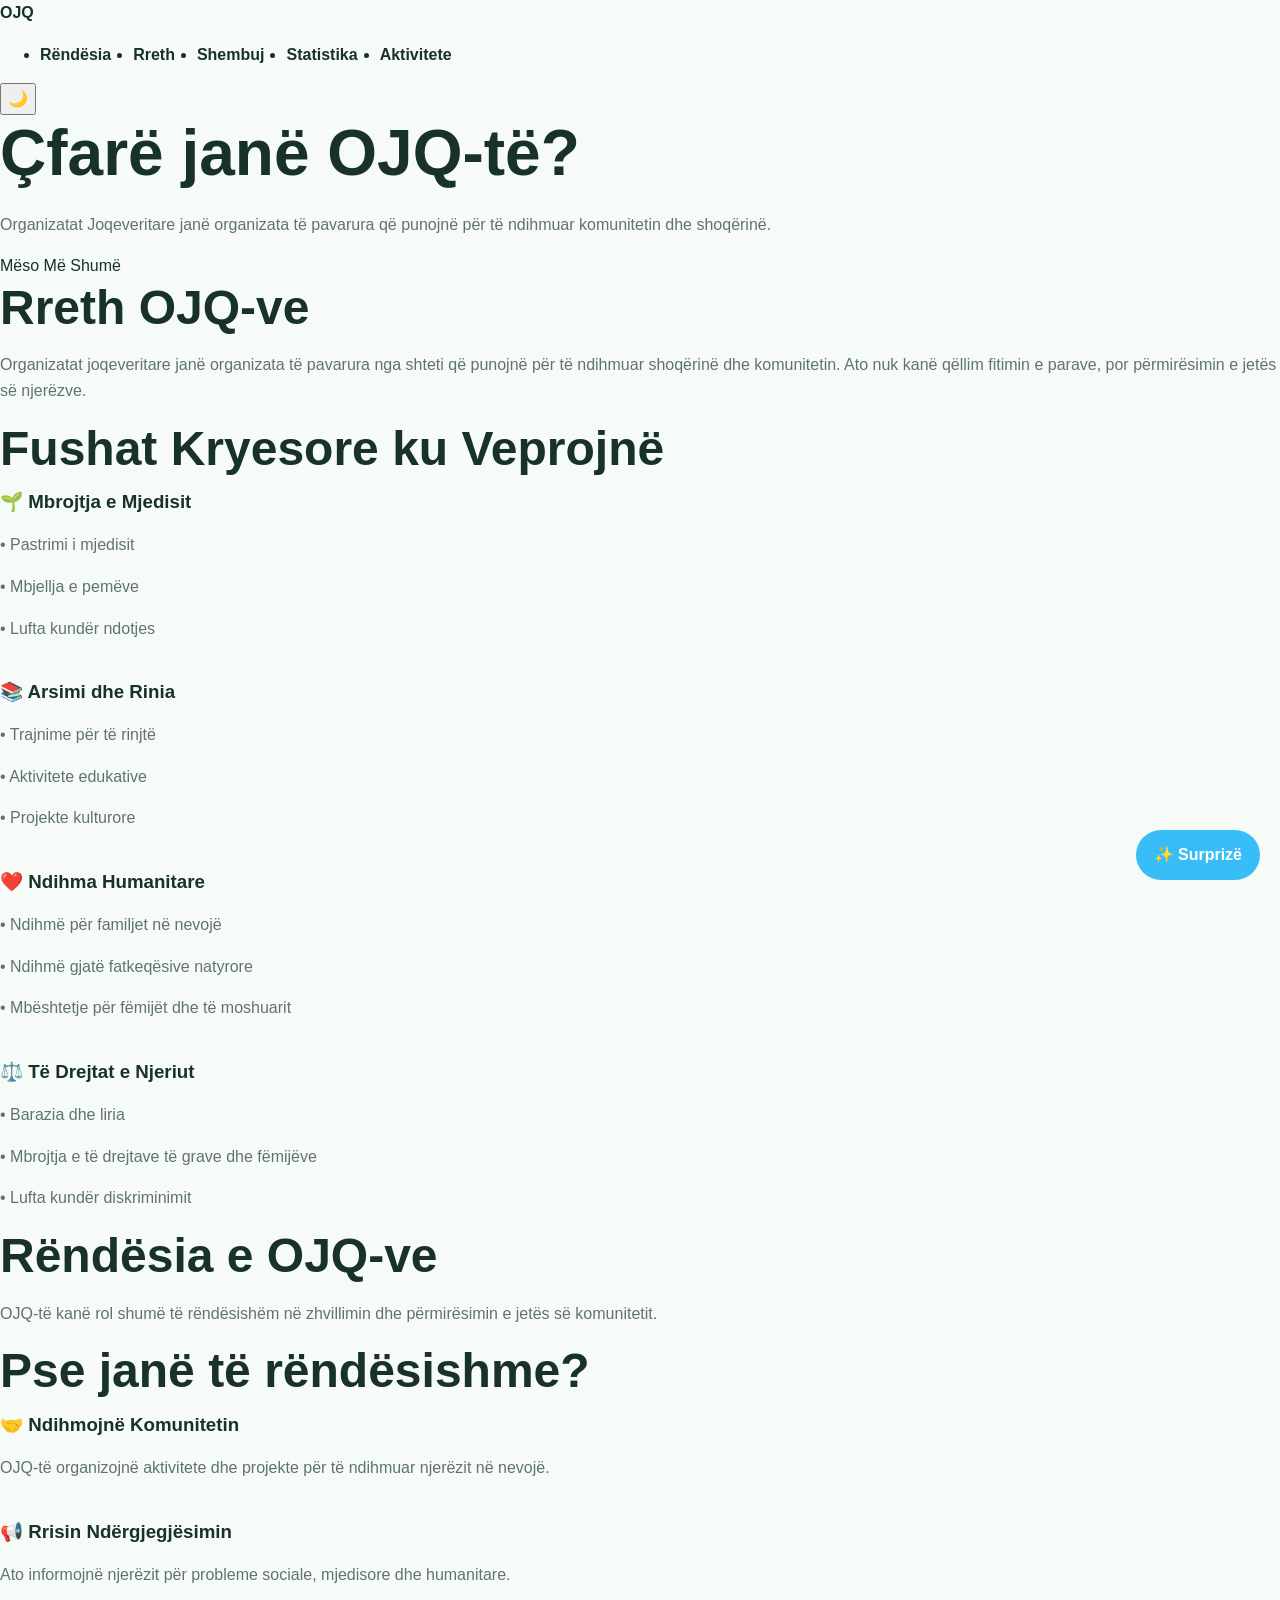
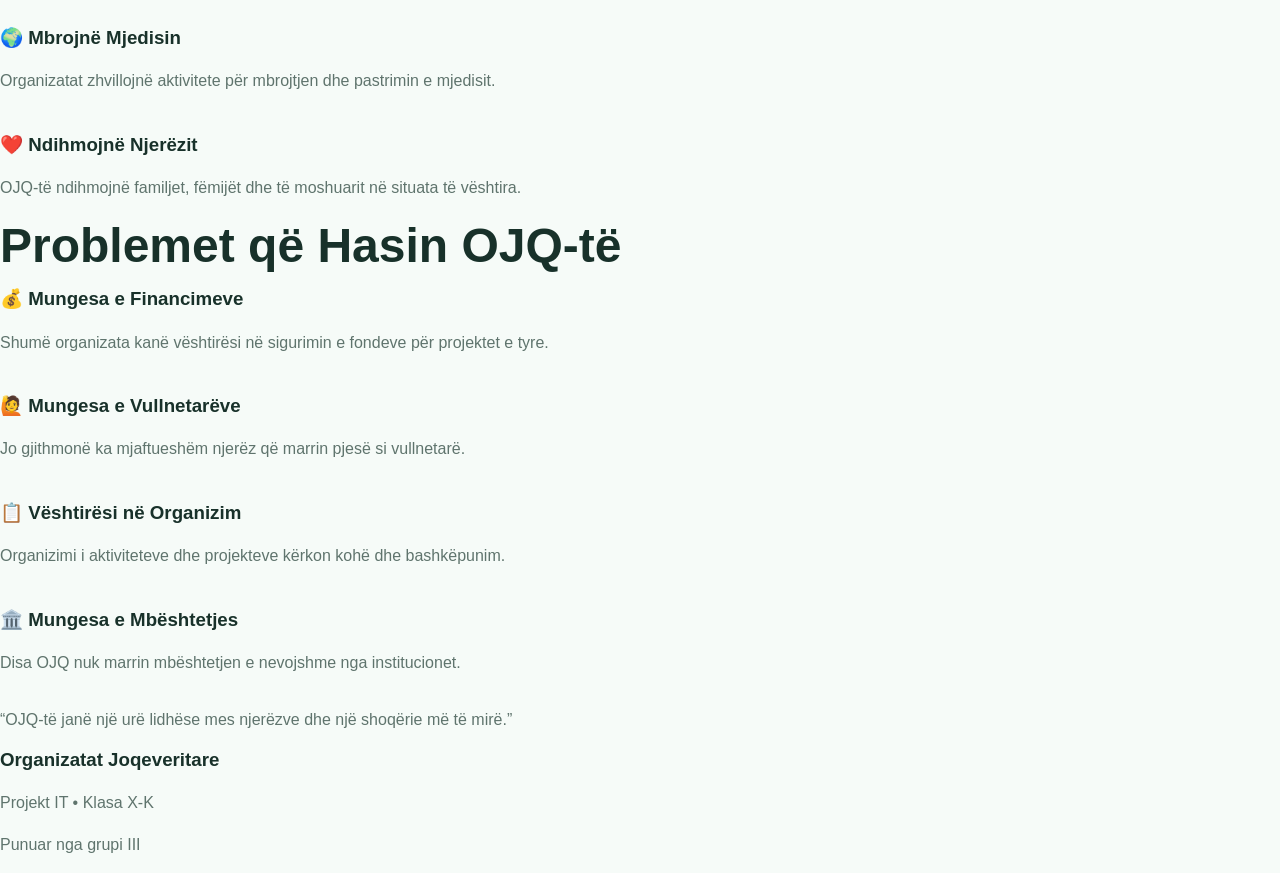
<file: rreth.html>
<!DOCTYPE html>
<html lang="sq">
<head>

  <meta charset="UTF-8">
  <meta name="viewport" content="width=device-width, initial-scale=1.0">

  <title>Rreth OJQ-ve</title>

  <link rel="stylesheet" href="style.css">

  <link rel="preconnect" href="https://fonts.googleapis.com">
  <link rel="preconnect" href="https://fonts.gstatic.com" crossorigin>

  <link href="https://fonts.googleapis.com/css2?family=Poppins:wght@300;400;500;700;800&display=swap" rel="stylesheet">

</head>

<body>

  <nav class="navbar">

    <div class="logo">OJQ</div>

    <ul class="nav-links">
      <li><a href="rendesia.html">Rëndësia</a></li>
      <li><a href="rreth.html">Rreth</a></li>
      <li><a href="shembuj.html">Shembuj</a></li>
      <li><a href="statistika.html">Statistika</a></li>
      <li><a href="aktivitete.html">Aktivitete</a></li>
    </ul>

    <button id="darkModeBtn">🌙</button>

  </nav>

  <header class="hero hero-rreth">

    <div class="overlay"></div>

    <div class="hero-content">

      <h1>Çfarë janë OJQ-të?</h1>

      <p>
        Organizatat Joqeveritare janë organizata të pavarura
        që punojnë për të ndihmuar komunitetin dhe shoqërinë.
      </p>

      <a href="#info" class="main-btn">
        Mëso Më Shumë
      </a>

    </div>

  </header>

  <section id="info">

    <div class="section-title">
      <h2>Rreth OJQ-ve</h2>
      <div class="line"></div>
    </div>

    <div class="info-box">

      <p>
        Organizatat joqeveritare janë organizata të pavarura nga shteti
        që punojnë për të ndihmuar shoqërinë dhe komunitetin.
        Ato nuk kanë qëllim fitimin e parave, por përmirësimin
        e jetës së njerëzve.
      </p>

    </div>

  </section>

  <section>

    <div class="section-title">
      <h2>Fushat Kryesore ku Veprojnë</h2>
      <div class="line"></div>
    </div>

    <div class="cards-grid">

      <div class="card">

        <h3>🌱 Mbrojtja e Mjedisit</h3>

        <p>• Pastrimi i mjedisit</p>
        <p>• Mbjellja e pemëve</p>
        <p>• Lufta kundër ndotjes</p>

      </div>

      <div class="card">

        <h3>📚 Arsimi dhe Rinia</h3>

        <p>• Trajnime për të rinjtë</p>
        <p>• Aktivitete edukative</p>
        <p>• Projekte kulturore</p>

      </div>

      <div class="card">

        <h3>❤️ Ndihma Humanitare</h3>

        <p>• Ndihmë për familjet në nevojë</p>
        <p>• Ndihmë gjatë fatkeqësive natyrore</p>
        <p>• Mbështetje për fëmijët dhe të moshuarit</p>

      </div>

      <div class="card">

        <h3>⚖️ Të Drejtat e Njeriut</h3>

        <p>• Barazia dhe liria</p>
        <p>• Mbrojtja e të drejtave të grave dhe fëmijëve</p>
        <p>• Lufta kundër diskriminimit</p>

      </div>

    </div>

  </section>

  <section class="importance-banner">

    <div class="banner-content">

      <h2>Rëndësia e OJQ-ve</h2>

      <p>
        OJQ-të kanë rol shumë të rëndësishëm në zhvillimin
        dhe përmirësimin e jetës së komunitetit.
      </p>

    </div>

  </section>

  <section>

    <div class="section-title">
      <h2>Pse janë të rëndësishme?</h2>
      <div class="line"></div>
    </div>

    <div class="cards-grid">

      <div class="info-box">

        <h3>🤝 Ndihmojnë Komunitetin</h3>

        <p>
          OJQ-të organizojnë aktivitete dhe projekte
          për të ndihmuar njerëzit në nevojë.
        </p>

      </div>

      <div class="info-box">

        <h3>📢 Rrisin Ndërgjegjësimin</h3>

        <p>
          Ato informojnë njerëzit për probleme sociale,
          mjedisore dhe humanitare.
        </p>

      </div>

      <div class="info-box">

        <h3>🌍 Mbrojnë Mjedisin</h3>

        <p>
          Organizatat zhvillojnë aktivitete për mbrojtjen
          dhe pastrimin e mjedisit.
        </p>

      </div>

      <div class="info-box">

        <h3>❤️ Ndihmojnë Njerëzit</h3>

        <p>
          OJQ-të ndihmojnë familjet, fëmijët dhe të moshuarit
          në situata të vështira.
        </p>

      </div>

    </div>

  </section>

  <section>

    <div class="section-title">
      <h2>Problemet që Hasin OJQ-të</h2>
      <div class="line"></div>
    </div>

    <div class="cards-grid">

      <div class="card">

        <h3>💰 Mungesa e Financimeve</h3>

        <p>
          Shumë organizata kanë vështirësi në sigurimin
          e fondeve për projektet e tyre.
        </p>

      </div>

      <div class="card">

        <h3>🙋 Mungesa e Vullnetarëve</h3>

        <p>
          Jo gjithmonë ka mjaftueshëm njerëz që marrin
          pjesë si vullnetarë.
        </p>

      </div>

      <div class="card">

        <h3>📋 Vështirësi në Organizim</h3>

        <p>
          Organizimi i aktiviteteve dhe projekteve
          kërkon kohë dhe bashkëpunim.
        </p>

      </div>

      <div class="card">

        <h3>🏛️ Mungesa e Mbështetjes</h3>

        <p>
          Disa OJQ nuk marrin mbështetjen e nevojshme
          nga institucionet.
        </p>

      </div>

    </div>

  </section>

  <section class="quote-section">

    <div class="quote-box">

      <p>
        “OJQ-të janë një urë lidhëse mes njerëzve
        dhe një shoqërie më të mirë.”
      </p>

    </div>

  </section>

  <footer>

    <div class="footer-content">

      <h3>Organizatat Joqeveritare</h3>

      <p>Projekt IT • Klasa X-K</p>

      <p>Punuar nga grupi III</p>

    </div>

  </footer>

  <script src="dark.js"></script>
  <script src="random.js"></script>

</body>
</html>
</file>
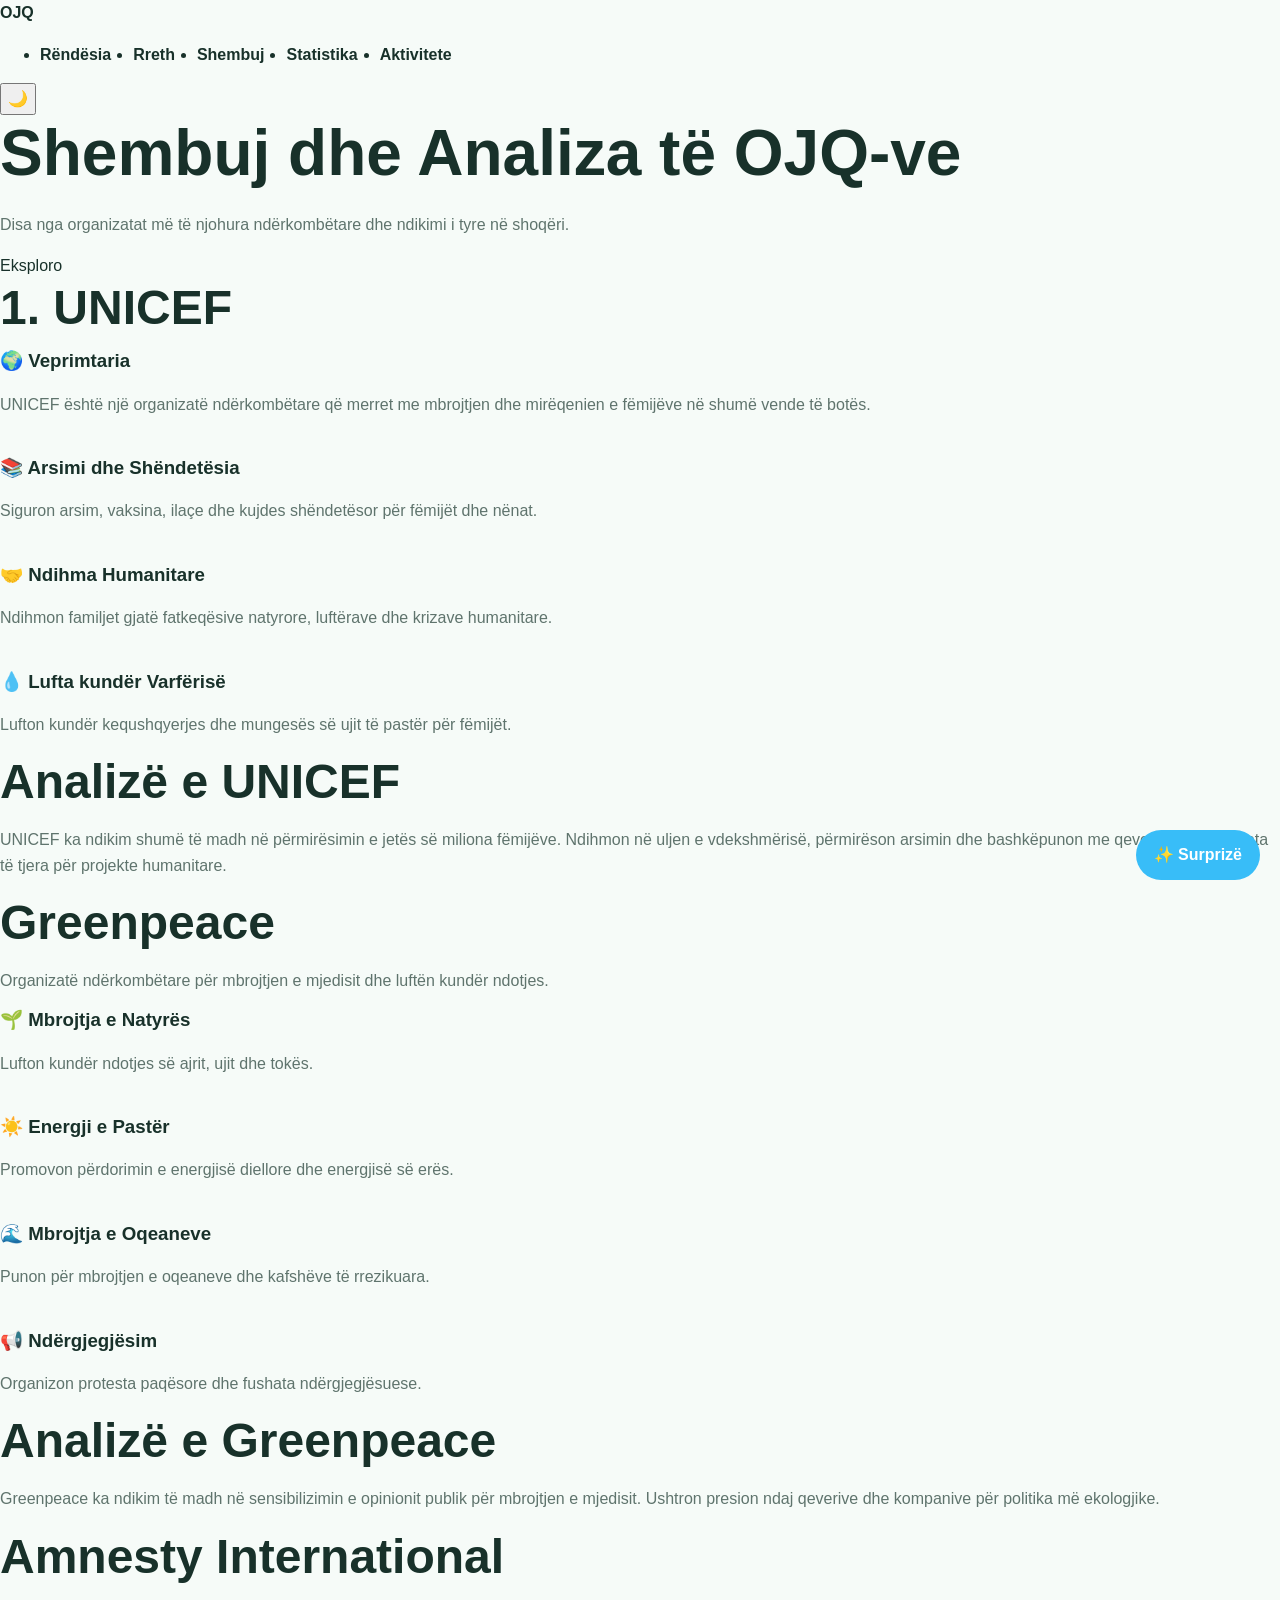
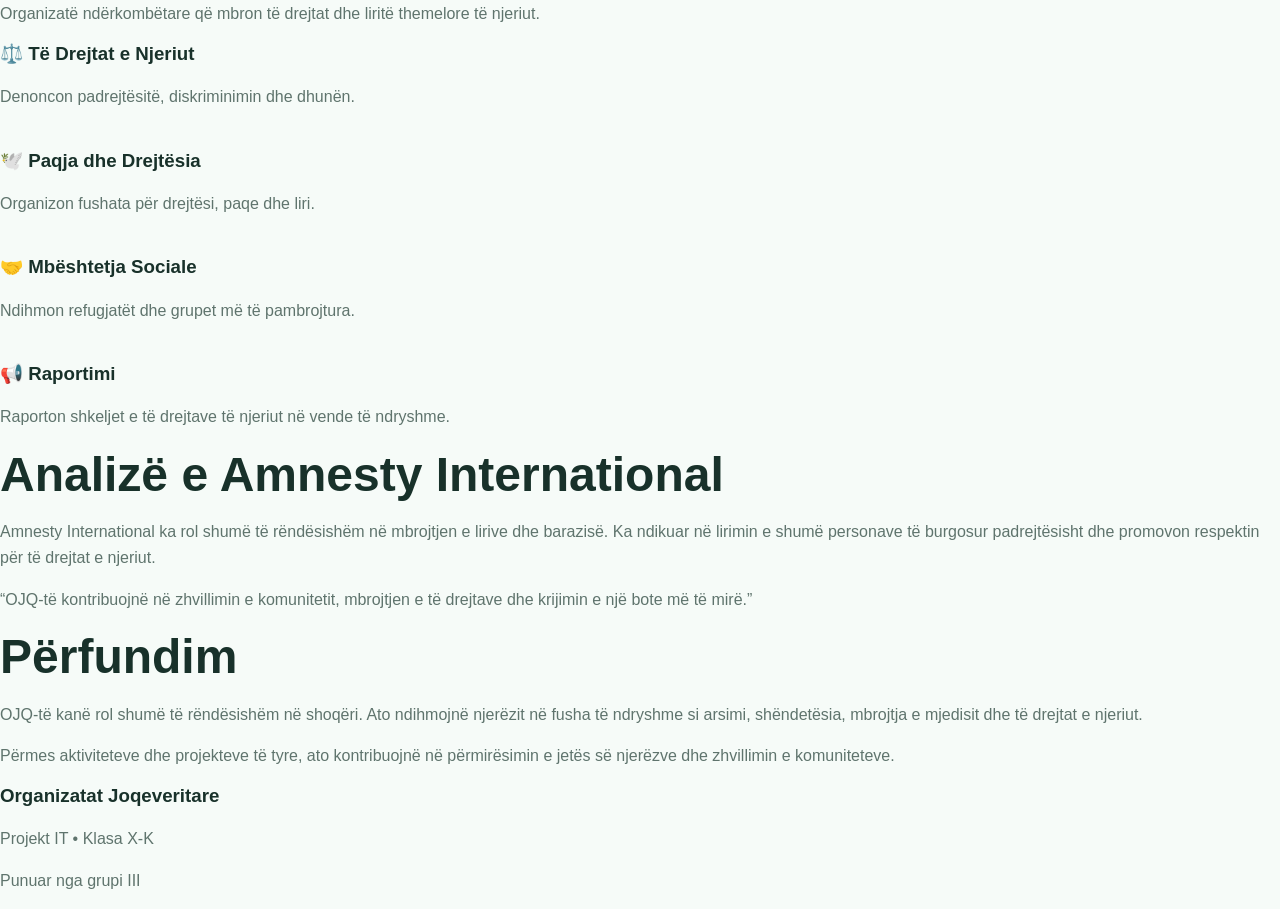
<file: shembuj.html>
<!DOCTYPE html>
<html lang="sq">
<head>

  <meta charset="UTF-8">
  <meta name="viewport" content="width=device-width, initial-scale=1.0">

  <title>Shembuj të OJQ-ve</title>

  <link rel="stylesheet" href="style.css">

  <link rel="preconnect" href="https://fonts.googleapis.com">
  <link rel="preconnect" href="https://fonts.gstatic.com" crossorigin>

  <link href="https://fonts.googleapis.com/css2?family=Poppins:wght@300;400;500;700;800&display=swap" rel="stylesheet">

</head>

<body>

  <nav class="navbar">

    <div class="logo">OJQ</div>

    <ul class="nav-links">
      <li><a href="rendesia.html">Rëndësia</a></li>
      <li><a href="index.html">Rreth</a></li>
      <li><a href="shembuj.html">Shembuj</a></li>
      <li><a href="statistika.html">Statistika</a></li>
      <li><a href="aktivitete.html">Aktivitete</a></li>
    </ul>

    <button id="darkModeBtn">🌙</button>

  </nav>

  <header class="hero hero-shembuj">

    <div class="overlay"></div>

    <div class="hero-content">

      <h1>Shembuj dhe Analiza të OJQ-ve</h1>

      <p>
        Disa nga organizatat më të njohura ndërkombëtare
        dhe ndikimi i tyre në shoqëri.
      </p>

      <a href="#unicef" class="main-btn">
        Eksploro
      </a>

    </div>

  </header>

  <section id="unicef">

    <div class="section-title">
      <h2>1. UNICEF</h2>
      <div class="line"></div>
    </div>

    <div class="cards-grid">

      <div class="card">

        <h3>🌍 Veprimtaria</h3>

        <p>
          UNICEF është një organizatë ndërkombëtare që merret
          me mbrojtjen dhe mirëqenien e fëmijëve në shumë vende
          të botës.
        </p>

      </div>

      <div class="card">

        <h3>📚 Arsimi dhe Shëndetësia</h3>

        <p>
          Siguron arsim, vaksina, ilaçe dhe kujdes shëndetësor
          për fëmijët dhe nënat.
        </p>

      </div>

      <div class="card">

        <h3>🤝 Ndihma Humanitare</h3>

        <p>
          Ndihmon familjet gjatë fatkeqësive natyrore,
          luftërave dhe krizave humanitare.
        </p>

      </div>

      <div class="card">

        <h3>💧 Lufta kundër Varfërisë</h3>

        <p>
          Lufton kundër kequshqyerjes dhe mungesës së
          ujit të pastër për fëmijët.
        </p>

      </div>

    </div>

  </section>

  <section>

    <div class="section-title">
      <h2>Analizë e UNICEF</h2>
      <div class="line"></div>
    </div>

    <div class="info-box">

      <p>
        UNICEF ka ndikim shumë të madh në përmirësimin e jetës
        së miliona fëmijëve. Ndihmon në uljen e vdekshmërisë,
        përmirëson arsimin dhe bashkëpunon me qeveri dhe
        organizata të tjera për projekte humanitare.
      </p>

    </div>

  </section>

  <section class="importance-banner">

    <div class="banner-content">

      <h2>Greenpeace</h2>

      <p>
        Organizatë ndërkombëtare për mbrojtjen e mjedisit
        dhe luftën kundër ndotjes.
      </p>

    </div>

  </section>

  <section>

    <div class="cards-grid">

      <div class="card">

        <h3>🌱 Mbrojtja e Natyrës</h3>

        <p>
          Lufton kundër ndotjes së ajrit, ujit dhe tokës.
        </p>

      </div>

      <div class="card">

        <h3>☀️ Energji e Pastër</h3>

        <p>
          Promovon përdorimin e energjisë diellore dhe
          energjisë së erës.
        </p>

      </div>

      <div class="card">

        <h3>🌊 Mbrojtja e Oqeaneve</h3>

        <p>
          Punon për mbrojtjen e oqeaneve dhe kafshëve
          të rrezikuara.
        </p>

      </div>

      <div class="card">

        <h3>📢 Ndërgjegjësim</h3>

        <p>
          Organizon protesta paqësore dhe fushata
          ndërgjegjësuese.
        </p>

      </div>

    </div>

  </section>

  <section>

    <div class="section-title">
      <h2>Analizë e Greenpeace</h2>
      <div class="line"></div>
    </div>

    <div class="info-box">

      <p>
        Greenpeace ka ndikim të madh në sensibilizimin
        e opinionit publik për mbrojtjen e mjedisit.
        Ushtron presion ndaj qeverive dhe kompanive
        për politika më ekologjike.
      </p>

    </div>

  </section>

  <section class="importance-banner">

    <div class="banner-content">

      <h2>Amnesty International</h2>

      <p>
        Organizatë ndërkombëtare që mbron të drejtat
        dhe liritë themelore të njeriut.
      </p>

    </div>

  </section>

  <section>

    <div class="cards-grid">

      <div class="card">

        <h3>⚖️ Të Drejtat e Njeriut</h3>

        <p>
          Denoncon padrejtësitë, diskriminimin dhe dhunën.
        </p>

      </div>

      <div class="card">

        <h3>🕊️ Paqja dhe Drejtësia</h3>

        <p>
          Organizon fushata për drejtësi, paqe dhe liri.
        </p>

      </div>

      <div class="card">

        <h3>🤝 Mbështetja Sociale</h3>

        <p>
          Ndihmon refugjatët dhe grupet më të pambrojtura.
        </p>

      </div>

      <div class="card">

        <h3>📢 Raportimi</h3>

        <p>
          Raporton shkeljet e të drejtave të njeriut
          në vende të ndryshme.
        </p>

      </div>

    </div>

  </section>

  <section>

    <div class="section-title">
      <h2>Analizë e Amnesty International</h2>
      <div class="line"></div>
    </div>

    <div class="info-box">

      <p>
        Amnesty International ka rol shumë të rëndësishëm
        në mbrojtjen e lirive dhe barazisë. Ka ndikuar
        në lirimin e shumë personave të burgosur padrejtësisht
        dhe promovon respektin për të drejtat e njeriut.
      </p>

    </div>

  </section>

  <section class="quote-section">

    <div class="quote-box">

      <p>
        “OJQ-të kontribuojnë në zhvillimin e komunitetit,
        mbrojtjen e të drejtave dhe krijimin e një bote më të mirë.”
      </p>

    </div>

  </section>

  <section>

    <div class="section-title">
      <h2>Përfundim</h2>
      <div class="line"></div>
    </div>

    <div class="info-box">

      <p>
        OJQ-të kanë rol shumë të rëndësishëm në shoqëri.
        Ato ndihmojnë njerëzit në fusha të ndryshme si
        arsimi, shëndetësia, mbrojtja e mjedisit dhe
        të drejtat e njeriut.
      </p>

      <p>
        Përmes aktiviteteve dhe projekteve të tyre,
        ato kontribuojnë në përmirësimin e jetës së njerëzve
        dhe zhvillimin e komuniteteve.
      </p>

    </div>

  </section>

  <footer>

    <div class="footer-content">

      <h3>Organizatat Joqeveritare</h3>

      <p>Projekt IT • Klasa X-K</p>

      <p>Punuar nga grupi III</p>

    </div>

  </footer>

  <script src="dark.js"></script>
  <script src="random.js"></script>

</body>
</html>
</file>
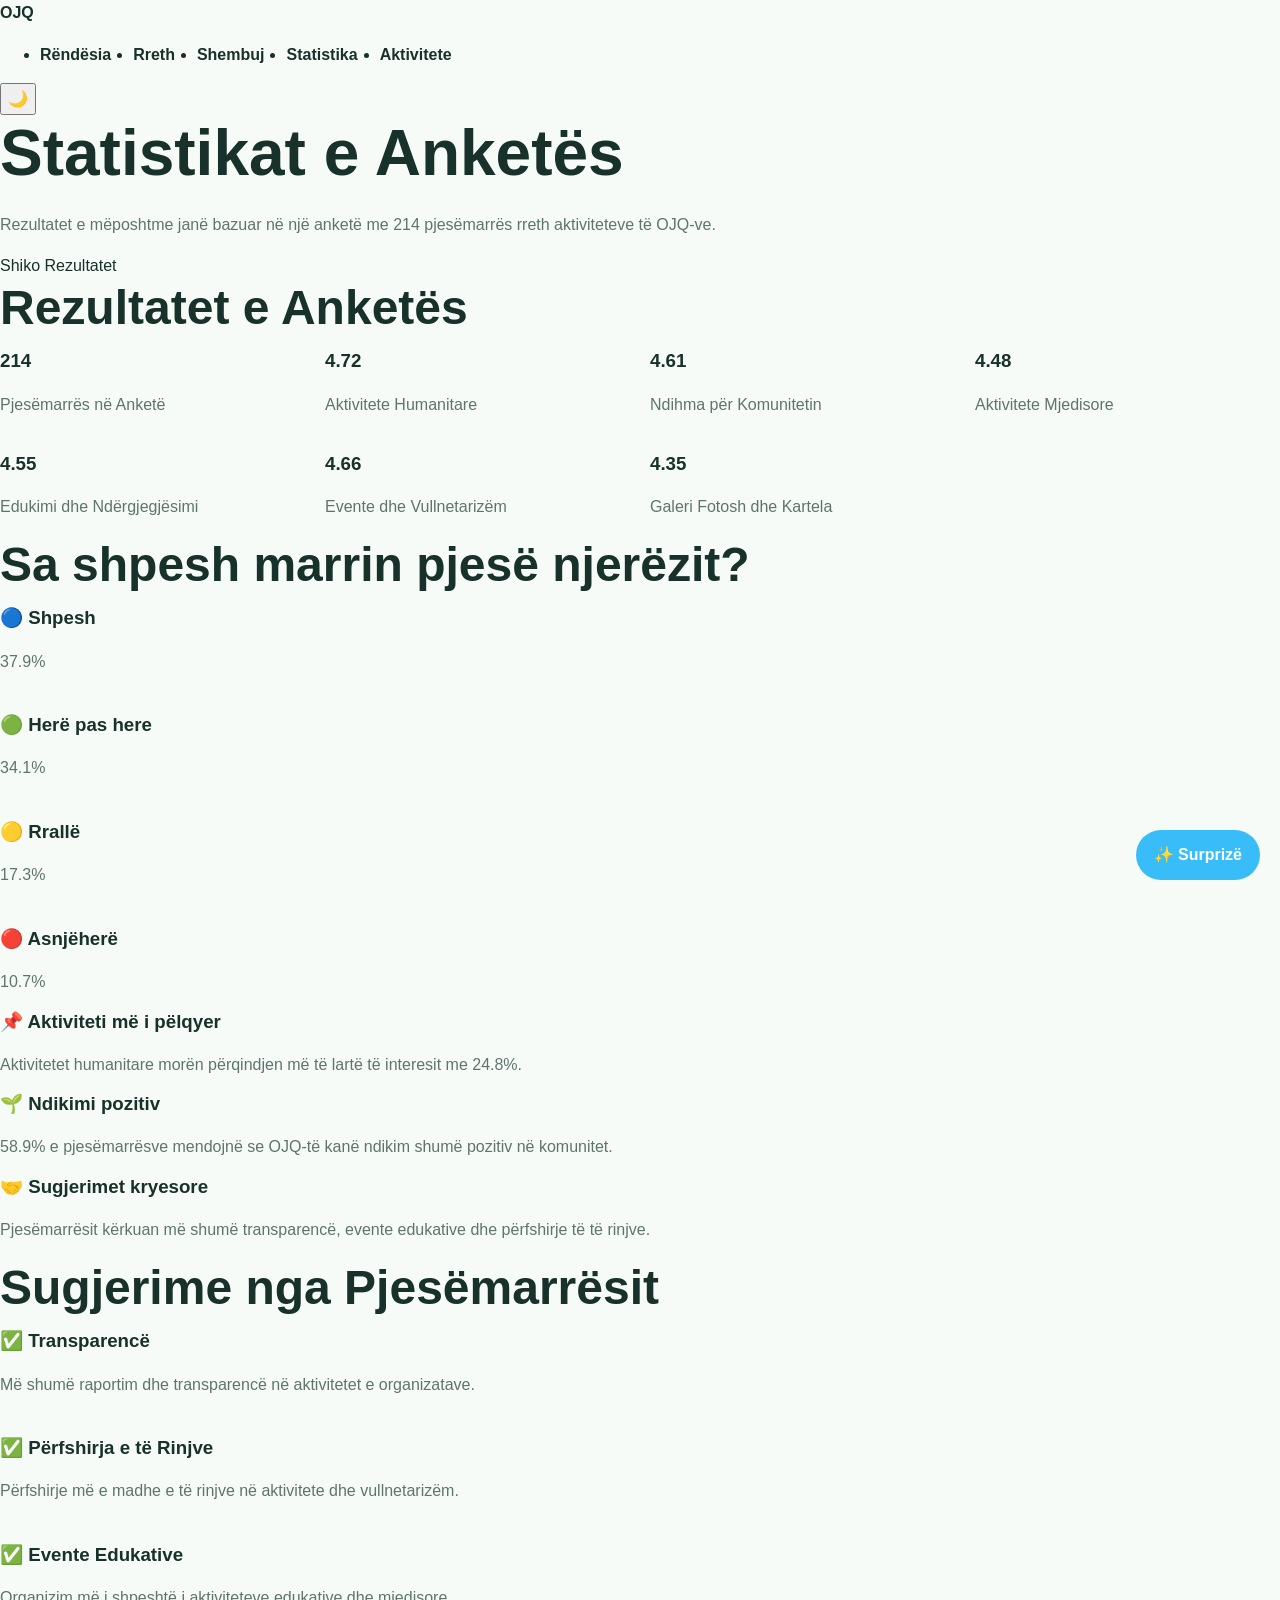
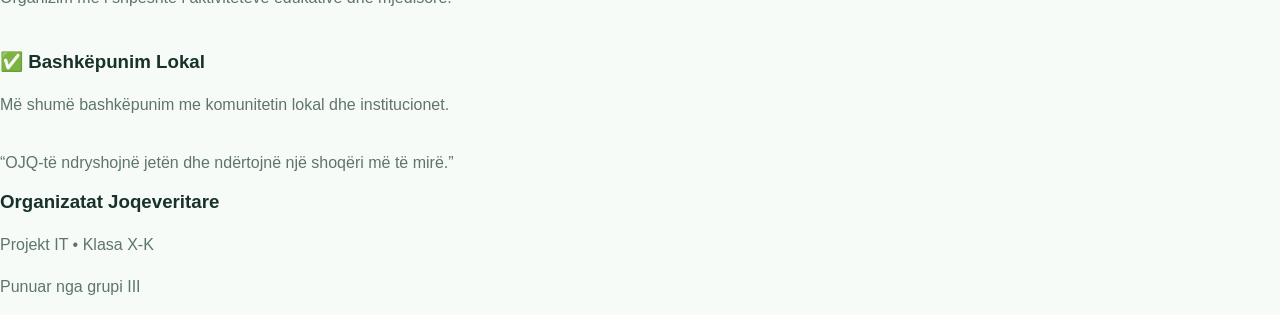
<file: statistika.html>
<!DOCTYPE html>
<html lang="sq">
<head>

  <meta charset="UTF-8">
  <meta name="viewport" content="width=device-width, initial-scale=1.0">

  <title>Statistika OJQ</title>

  <link rel="stylesheet" href="style.css">

  <link rel="preconnect" href="https://fonts.googleapis.com">
  <link rel="preconnect" href="https://fonts.gstatic.com" crossorigin>

  <link href="https://fonts.googleapis.com/css2?family=Poppins:wght@300;400;500;700;800&display=swap" rel="stylesheet">

</head>

<body>

  <nav class="navbar">

    <div class="logo">OJQ</div>

    <ul class="nav-links">
      <li><a href="rendesia.html">Rëndësia</a></li>
      <li><a href="index.html">Rreth</a></li>
      <li><a href="shembuj.html">Shembuj</a></li>
      <li><a href="statistika.html">Statistika</a></li>
      <li><a href="aktivitete.html">Aktivitete</a></li>
    </ul>

    <button id="darkModeBtn">🌙</button>

  </nav>

  <header class="hero hero-statistika">

    <div class="overlay"></div>

    <div class="hero-content">

      <h1>Statistikat e Anketës</h1>

      <p>
        Rezultatet e mëposhtme janë bazuar në një anketë
        me 214 pjesëmarrës rreth aktiviteteve të OJQ-ve.
      </p>

      <a href="#anketa" class="main-btn">
        Shiko Rezultatet
      </a>

    </div>

  </header>

  <section id="anketa">

    <div class="section-title">
      <h2>Rezultatet e Anketës</h2>
      <div class="line"></div>
    </div>

    <div class="stats-grid">

      <div class="stat-card">
        <h3>214</h3>
        <p>Pjesëmarrës në Anketë</p>
      </div>

      <div class="stat-card">
        <h3>4.72</h3>
        <p>Aktivitete Humanitare</p>
      </div>

      <div class="stat-card">
        <h3>4.61</h3>
        <p>Ndihma për Komunitetin</p>
      </div>

      <div class="stat-card">
        <h3>4.48</h3>
        <p>Aktivitete Mjedisore</p>
      </div>

      <div class="stat-card">
        <h3>4.55</h3>
        <p>Edukimi dhe Ndërgjegjësimi</p>
      </div>

      <div class="stat-card">
        <h3>4.66</h3>
        <p>Evente dhe Vullnetarizëm</p>
      </div>

      <div class="stat-card">
        <h3>4.35</h3>
        <p>Galeri Fotosh dhe Kartela</p>
      </div>

    </div>

  </section>

  <section class="chart-section">

    <div class="section-title">
      <h2>Sa shpesh marrin pjesë njerëzit?</h2>
      <div class="line"></div>
    </div>

    <div class="cards-grid">

      <div class="card">

        <h3>🔵 Shpesh</h3>

        <div class="bar">
          <div style="width:37.9%"></div>
        </div>

        <p>37.9%</p>

      </div>

      <div class="card">

        <h3>🟢 Herë pas here</h3>

        <div class="bar">
          <div style="width:34.1%"></div>
        </div>

        <p>34.1%</p>

      </div>

      <div class="card">

        <h3>🟡 Rrallë</h3>

        <div class="bar">
          <div style="width:17.3%"></div>
        </div>

        <p>17.3%</p>

      </div>

      <div class="card">

        <h3>🔴 Asnjëherë</h3>

        <div class="bar">
          <div style="width:10.7%"></div>
        </div>

        <p>10.7%</p>

      </div>

    </div>

  </section>

  <section class="info-section">

    <div class="info-box">

      <h3>📌 Aktiviteti më i pëlqyer</h3>

      <p>
        Aktivitetet humanitare morën përqindjen më të lartë
        të interesit me 24.8%.
      </p>

    </div>

    <div class="info-box">

      <h3>🌱 Ndikimi pozitiv</h3>

      <p>
        58.9% e pjesëmarrësve mendojnë se OJQ-të kanë
        ndikim shumë pozitiv në komunitet.
      </p>

    </div>

    <div class="info-box">

      <h3>🤝 Sugjerimet kryesore</h3>

      <p>
        Pjesëmarrësit kërkuan më shumë transparencë,
        evente edukative dhe përfshirje të të rinjve.
      </p>

    </div>

  </section>

  <section class="gallery-section">

    <div class="section-title">
      <h2>Sugjerime nga Pjesëmarrësit</h2>
      <div class="line"></div>
    </div>

    <div class="cards-grid">

      <div class="card">
        <h3>✅ Transparencë</h3>

        <p>
          Më shumë raportim dhe transparencë në
          aktivitetet e organizatave.
        </p>
      </div>

      <div class="card">
        <h3>✅ Përfshirja e të Rinjve</h3>

        <p>
          Përfshirje më e madhe e të rinjve në
          aktivitete dhe vullnetarizëm.
        </p>
      </div>

      <div class="card">
        <h3>✅ Evente Edukative</h3>

        <p>
          Organizim më i shpeshtë i aktiviteteve
          edukative dhe mjedisore.
        </p>
      </div>

      <div class="card">
        <h3>✅ Bashkëpunim Lokal</h3>

        <p>
          Më shumë bashkëpunim me komunitetin lokal
          dhe institucionet.
        </p>
      </div>

    </div>

  </section>

  <section class="quote-section">

    <div class="quote-box">

      <p>
        “OJQ-të ndryshojnë jetën dhe ndërtojnë një
        shoqëri më të mirë.”
      </p>

    </div>

  </section>

  <footer>

    <div class="footer-content">

      <h3>Organizatat Joqeveritare</h3>

      <p>Projekt IT • Klasa X-K</p>

      <p>Punuar nga grupi III</p>

    </div>

  </footer>

  <script src="dark.js"></script>
  <script src="random.js"></script>

</body>
</html>
</file>
<file: style.css>
:root {
  --bg: #f6fbf8;
  --bg-soft: #eef7f2;
  --card: #ffffff;
  --text: #18312a;
  --muted: #5f746d;
  --primary: #1fb980;
  --primary-dark: #159565;
  --secondary: #2f80ed;
  --border: rgba(24, 49, 42, 0.10);
  --shadow: 0 15px 40px rgba(16, 53, 41, 0.08);
  --radius: 22px;
}

[data-theme="dark"] {
  --bg: #0e1714;
  --bg-soft: #13211d;
  --card: #172520;
  --text: #edf8f3;
  --muted: #a9beb6;
  --primary: #29d99a;
  --primary-dark: #17b57d;
  --secondary: #61a9ff;
  --border: rgba(255, 255, 255, 0.08);
  --shadow: 0 18px 45px rgba(0, 0, 0, 0.25);
}

* {
  box-sizing: border-box;
}

html {
  scroll-behavior: smooth;
}

body {
  margin: 0;
  font-family: Inter, Arial, Helvetica, sans-serif;
  background: var(--bg);
  color: var(--text);
  line-height: 1.6;
}

img {
  width: 100%;
  display: block;
  border-radius: 18px;
}

a {
  text-decoration: none;
  color: inherit;
}

button,
input,
textarea,
select {
  font: inherit;
}

.container {
  width: min(1200px, calc(100% - 32px));
  margin: 0 auto;
}

.section {
  padding: 90px 0;
}

.light-section {
  background: linear-gradient(180deg, var(--bg-soft), transparent);
}

.section-heading {
  max-width: 760px;
  margin: 0 auto 42px;
  text-align: center;
}

.section-heading.left {
  margin-left: 0;
  text-align: left;
}

.eyebrow {
  display: inline-block;
  margin-bottom: 12px;
  color: var(--primary-dark);
  font-weight: 700;
  letter-spacing: 0.08em;
  text-transform: uppercase;
  font-size: 0.82rem;
}

h1, h2, h3, h4 {
  line-height: 1.2;
  margin-top: 0;
}

h1 {
  font-size: clamp(2.3rem, 5vw, 4.2rem);
  margin-bottom: 20px;
}

h2 {
  font-size: clamp(1.9rem, 4vw, 3rem);
  margin-bottom: 14px;
}

p {
  color: var(--muted);
}

.lead {
  font-size: 1.08rem;
  max-width: 620px;
}

.header {
  position: sticky;
  top: 0;
  z-index: 999;
  backdrop-filter: blur(14px);
  background: rgba(246, 251, 248, 0.78);
  border-bottom: 1px solid var(--border);
}

[data-theme="dark"] .header {
  background: rgba(14, 23, 20, 0.82);
}

.nav {
  min-height: 78px;
  display: flex;
  align-items: center;
  justify-content: space-between;
  gap: 20px;
}

.logo {
  display: flex;
  align-items: center;
  gap: 10px;
  font-weight: 700;
}

.logo-icon {
  font-size: 1.4rem;
}

.nav-links {
  display: flex;
  align-items: center;
  gap: 22px;
}

.nav-links a {
  position: relative;
  color: var(--text);
  font-weight: 600;
}

.nav-links a::after {
  content: "";
  position: absolute;
  left: 0;
  bottom: -6px;
  width: 0;
  height: 2px;
  background: var(--primary);
  transition: 0.25s ease;
}

.nav-links a:hover::after {
  width: 100%;
}

.nav-actions {
  display: flex;
  align-items: center;
  gap: 10px;
}

.icon-btn {
  width: 44px;
  height: 44px;
  border: 1px solid var(--border);
  background: var(--card);
  border-radius: 14px;
  cursor: pointer;
  color: var(--text);
  box-shadow: var(--shadow);
}

.mobile-only {
  display: none;
}

.btn {
  border: 0;
  border-radius: 14px;
  padding: 14px 22px;
  font-weight: 700;
  cursor: pointer;
  transition: transform 0.25s ease, background 0.25s ease, opacity 0.25s ease;
}

.btn:hover {
  transform: translateY(-2px);
}

.btn-primary {
  background: linear-gradient(135deg, var(--primary), var(--primary-dark));
  color: white;
}

.btn-secondary {
  background: var(--card);
  color: var(--text);
  border: 1px solid var(--border);
}

.btn-outline {
  background: transparent;
  color: var(--primary-dark);
  border: 1.5px solid var(--primary);
}

.btn-small {
  padding: 10px 16px;
  font-size: 0.92rem;
}

.full {
  width: 100%;
}

.hero-grid {
  display: grid;
  grid-template-columns: 1.1fr 0.9fr;
  gap: 40px;
  align-items: center;
}

.hero-buttons {
  display: flex;
  flex-wrap: wrap;
  gap: 14px;
  margin: 28px 0 20px;
}

.hero-badges {
  display: flex;
  flex-wrap: wrap;
  gap: 12px;
}

.hero-badges span {
  background: var(--card);
  border: 1px solid var(--border);
  padding: 10px 14px;
  border-radius: 999px;
  box-shadow: var(--shadow);
  font-size: 0.95rem;
}

.hero-visual {
  position: relative;
  min-height: 520px;
}

.glass {
  background: rgba(255, 255, 255, 0.65);
  backdrop-filter: blur(12px);
  border: 1px solid rgba(255,255,255,0.45);
}

[data-theme="dark"] .glass {
  background: rgba(23, 37, 32, 0.72);
}

.hero-card {
  overflow: hidden;
  border-radius: 28px;
  box-shadow: var(--shadow);
}

.hero-card img {
  height: 410px;
  object-fit: cover;
  border-radius: 0;
}

.hero-card-content {
  padding: 20px;
}

.floating-stat {
  position: absolute;
  background: var(--card);
  border: 1px solid var(--border);
  padding: 14px 18px;
  border-radius: 18px;
  box-shadow: var(--shadow);
  display: flex;
  flex-direction: column;
  min-width: 130px;
}

.floating-stat strong {
  font-size: 1.8rem;
  color: var(--primary-dark);
}

.floating-stat-1 {
  top: 30px;
  right: -10px;
}

.floating-stat-2 {
  left: -10px;
  bottom: 70px;
}

.cards-grid {
  display: grid;
  gap: 24px;
}

.cards-grid.three {
  grid-template-columns: repeat(3, 1fr);
}

.cards-grid.four {
  grid-template-columns: repeat(4, 1fr);
}

.info-card,
.project-card,
.team-card,
.testimonial-card,
.contact-card,
.form-card,
.goal-card,
.chart-card,
.diagram-card,
.stat-box,
.gallery-item,
.newsletter-box {
  background: var(--card);
  border: 1px solid var(--border);
  box-shadow: var(--shadow);
  border-radius: var(--radius);
}

.info-card,
.testimonial-card,
.contact-card,
.goal-card,
.chart-card {
  padding: 24px;
}

.card-icon {
  width: 58px;
  height: 58px;
  border-radius: 16px;
  display: grid;
  place-items: center;
  background: linear-gradient(135deg, rgba(31,185,128,0.15), rgba(47,128,237,0.15));
  font-size: 1.6rem;
  margin-bottom: 16px;
}

.stats-grid {
  display: grid;
  grid-template-columns: repeat(4, 1fr);
  gap: 20px;
}

.stat-box {
  padding: 26px;
  text-align: center;
}

.stat-box h3 {
  font-size: 2.2rem;
  margin-bottom: 8px;
  color: var(--primary-dark);
}

.project-card {
  overflow: hidden;
}

.project-card img {
  height: 220px;
  object-fit: cover;
  border-bottom-left-radius: 0;
  border-bottom-right-radius: 0;
}

.project-content {
  padding: 20px;
}

.tag {
  display: inline-block;
  padding: 7px 12px;
  border-radius: 999px;
  background: rgba(31,185,128,0.14);
  color: var(--primary-dark);
  font-weight: 700;
  font-size: 0.82rem;
  margin-bottom: 12px;
}

.diagram-card {
  padding: 18px;
  overflow: auto;
}

.process-diagram {
  width: 100%;
  min-width: 980px;
  height: auto;
}

.impact-grid {
  display: grid;
  grid-template-columns: 1.2fr 0.8fr;
  gap: 24px;
  align-items: start;
}

.chart-card canvas {
  width: 100%;
  height: auto;
}

.progress-wrap {
  display: flex;
  align-items: center;
  gap: 12px;
}

.progress-track {
  flex: 1;
  height: 12px;
  background: rgba(47, 128, 237, 0.12);
  border-radius: 999px;
  overflow: hidden;
}

.progress-fill {
  height: 100%;
  background: linear-gradient(90deg, var(--primary), var(--secondary));
  border-radius: inherit;
}

#donationRange {
  width: 100%;
  margin: 12px 0;
}

.filter-buttons {
  display: flex;
  justify-content: center;
  flex-wrap: wrap;
  gap: 12px;
  margin-bottom: 24px;
}

.filter-btn {
  border: 1px solid var(--border);
  background: var(--card);
  color: var(--text);
  border-radius: 999px;
  padding: 12px 16px;
  font-weight: 700;
  cursor: pointer;
}

.filter-btn.active {
  background: linear-gradient(135deg, var(--primary), var(--primary-dark));
  color: white;
  border-color: transparent;
}

.gallery-grid {
  display: grid;
  grid-template-columns: repeat(3, 1fr);
  gap: 20px;
}

.gallery-item {
  overflow: hidden;
  transition: 0.25s ease;
}

.gallery-item img {
  height: 250px;
  object-fit: cover;
  border-bottom-left-radius: 0;
  border-bottom-right-radius: 0;
}

.gallery-item figcaption {
  padding: 16px;
  font-weight: 700;
}

.gallery-item.hide {
  display: none;
}

.timeline {
  position: relative;
  display: grid;
  gap: 20px;
}

.timeline::before {
  content: "";
  position: absolute;
  left: 90px;
  top: 10px;
  bottom: 10px;
  width: 4px;
  background: linear-gradient(var(--primary), var(--secondary));
  border-radius: 999px;
}

.timeline-item {
  display: grid;
  grid-template-columns: 110px 1fr;
  gap: 24px;
  align-items: start;
}

.timeline-year {
  position: relative;
  z-index: 2;
  background: var(--card);
  border: 2px solid var(--primary);
  color: var(--primary-dark);
  font-weight: 800;
  text-align: center;
  padding: 16px 10px;
  border-radius: 18px;
  box-shadow: var(--shadow);
}

.timeline-content {
  background: var(--card);
  border: 1px solid var(--border);
  border-radius: 22px;
  padding: 24px;
  box-shadow: var(--shadow);
}

.team-card {
  text-align: center;
  overflow: hidden;
  padding-bottom: 18px;
}

.team-card img {
  height: 270px;
  object-fit: cover;
  border-bottom-left-radius: 0;
  border-bottom-right-radius: 0;
  margin-bottom: 16px;
}

.testimonial-card {
  position: relative;
}

.testimonial-card::before {
  content: "“";
  position: absolute;
  top: 10px;
  right: 20px;
  font-size: 4rem;
  opacity: 0.1;
  font-weight: 900;
}

.faq-list {
  max-width: 900px;
  margin: 0 auto;
  display: grid;
  gap: 16px;
}

.faq-item {
  background: var(--card);
  border: 1px solid var(--border);
  border-radius: 20px;
  overflow: hidden;
  box-shadow: var(--shadow);
}

.faq-question {
  width: 100%;
  text-align: left;
  background: transparent;
  border: 0;
  color: var(--text);
  padding: 20px 22px;
  display: flex;
  justify-content: space-between;
  align-items: center;
  font-weight: 700;
  cursor: pointer;
}

.faq-answer {
  max-height: 0;
  overflow: hidden;
  transition: 0.25s ease;
  padding: 0 22px;
}

.faq-item.active .faq-answer {
  max-height: 200px;
  padding: 0 22px 20px;
}

.contact-grid {
  display: grid;
  grid-template-columns: 0.9fr 1.1fr;
  gap: 24px;
}

.contact-cards {
  display: grid;
  gap: 16px;
  margin-top: 24px;
}

.form-card {
  padding: 24px;
}

.form-row {
  display: grid;
  grid-template-columns: 1fr 1fr;
  gap: 16px;
}

.input-group {
  display: flex;
  flex-direction: column;
  margin-bottom: 16px;
}

.input-group label {
  margin-bottom: 8px;
  font-weight: 700;
}

.input-group input,
.input-group textarea,
.input-group select {
  padding: 14px 16px;
  border-radius: 14px;
  border: 1px solid var(--border);
  background: transparent;
  color: var(--text);
  outline: none;
}

.input-group input:focus,
.input-group textarea:focus,
.input-group select:focus {
  border-color: var(--secondary);
  box-shadow: 0 0 0 3px rgba(47,128,237,0.12);
}

.error-text {
  min-height: 18px;
  margin-top: 6px;
  color: #e84d4d;
  font-size: 0.84rem;
}

.form-actions {
  display: flex;
  gap: 12px;
  flex-wrap: wrap;
}

.newsletter-section {
  padding-top: 20px;
}

.newsletter-box {
  padding: 28px;
  display: grid;
  grid-template-columns: 1fr auto;
  gap: 18px;
  align-items: center;
}

.newsletter-form {
  display: flex;
  gap: 12px;
  flex-wrap: wrap;
}

.newsletter-form input {
  min-width: 280px;
  padding: 14px 16px;
  border-radius: 14px;
  border: 1px solid var(--border);
  background: transparent;
  color: var(--text);
}

.footer {
  padding-top: 40px;
  border-top: 1px solid var(--border);
}

.footer-grid {
  display: grid;
  grid-template-columns: 1.2fr 0.8fr 0.8fr;
  gap: 24px;
  padding-bottom: 26px;
}

.footer ul {
  list-style: none;
  margin: 0;
  padding: 0;
}

.footer li {
  margin-bottom: 10px;
}

.footer-bottom {
  padding: 18px 0 28px;
  border-top: 1px solid var(--border);
}

.back-to-top {
  position: fixed;
  right: 18px;
  bottom: 18px;
  width: 52px;
  height: 52px;
  border-radius: 16px;
  border: none;
  background: linear-gradient(135deg, var(--primary), var(--secondary));
  color: white;
  font-size: 1.2rem;
  cursor: pointer;
  box-shadow: var(--shadow);
  opacity: 0;
  pointer-events: none;
  transition: 0.25s ease;
  z-index: 1000;
}

.back-to-top.show {
  opacity: 1;
  pointer-events: auto;
}

.modal.hidden {
  display: none;
}

.modal {
  position: fixed;
  inset: 0;
  z-index: 1200;
}

.modal-overlay {
  position: absolute;
  inset: 0;
  background: rgba(0, 0, 0, 0.5);
}

.modal-content {
  position: relative;
  width: min(520px, calc(100% - 24px));
  margin: 8vh auto 0;
  background: var(--card);
  border: 1px solid var(--border);
  box-shadow: var(--shadow);
  border-radius: 24px;
  padding: 28px;
  z-index: 2;
}

.modal-close {
  position: absolute;
  top: 12px;
  right: 12px;
  width: 42px;
  height: 42px;
  border-radius: 12px;
  border: 1px solid var(--border);
  background: transparent;
  color: var(--text);
  cursor: pointer;
  font-size: 1.3rem;
}

.donation-options {
  display: grid;
  grid-template-columns: repeat(4, 1fr);
  gap: 12px;
  margin: 22px 0;
}

.donation-choice {
  border: 1px solid var(--border);
  background: var(--bg-soft);
  color: var(--text);
  padding: 14px;
  border-radius: 14px;
  cursor: pointer;
  font-weight: 800;
}

.donation-choice.active {
  background: linear-gradient(135deg, var(--primary), var(--secondary));
  color: white;
  border-color: transparent;
}

.toast {
  position: fixed;
  left: 50%;
  bottom: 28px;
  transform: translateX(-50%) translateY(20px);
  background: #163b2e;
  color: white;
  padding: 14px 18px;
  border-radius: 14px;
  opacity: 0;
  pointer-events: none;
  transition: 0.3s ease;
  z-index: 1400;
}

.toast.show {
  opacity: 1;
  transform: translateX(-50%) translateY(0);
}

#progress-bar {
  position: fixed;
  top: 0;
  left: 0;
  height: 4px;
  width: 0%;
  background: linear-gradient(90deg, var(--primary), var(--secondary));
  z-index: 1500;
}

@media (max-width: 1024px) {
  .hero-grid,
  .impact-grid,
  .contact-grid,
  .newsletter-box,
  .footer-grid,
  .cards-grid.four,
  .cards-grid.three,
  .gallery-grid,
  .stats-grid,
  .form-row {
    grid-template-columns: 1fr 1fr;
  }

  .hero-visual {
    min-height: auto;
  }
}

@media (max-width: 768px) {
  .mobile-only {
    display: inline-grid;
    place-items: center;
  }

  .nav-links {
    position: absolute;
    top: 78px;
    left: 0;
    right: 0;
    background: var(--card);
    border-bottom: 1px solid var(--border);
    flex-direction: column;
    align-items: flex-start;
    padding: 20px;
    display: none;
  }

  .nav-links.open {
    display: flex;
  }

  .hero-grid,
  .impact-grid,
  .contact-grid,
  .newsletter-box,
  .footer-grid,
  .cards-grid.four,
  .cards-grid.three,
  .gallery-grid,
  .stats-grid,
  .form-row {
    grid-template-columns: 1fr;
  }

  .timeline::before {
    left: 20px;
  }

  .timeline-item {
    grid-template-columns: 1fr;
    padding-left: 40px;
  }

  .timeline-year {
    width: fit-content;
  }

  .floating-stat {
    position: static;
    margin-top: 16px;
  }

  .hero-visual {
    display: grid;
    gap: 16px;
  }

  .donation-options {
    grid-template-columns: 1fr 1fr;
  }

  .newsletter-form input {
    min-width: 100%;
  }

}
</file>
